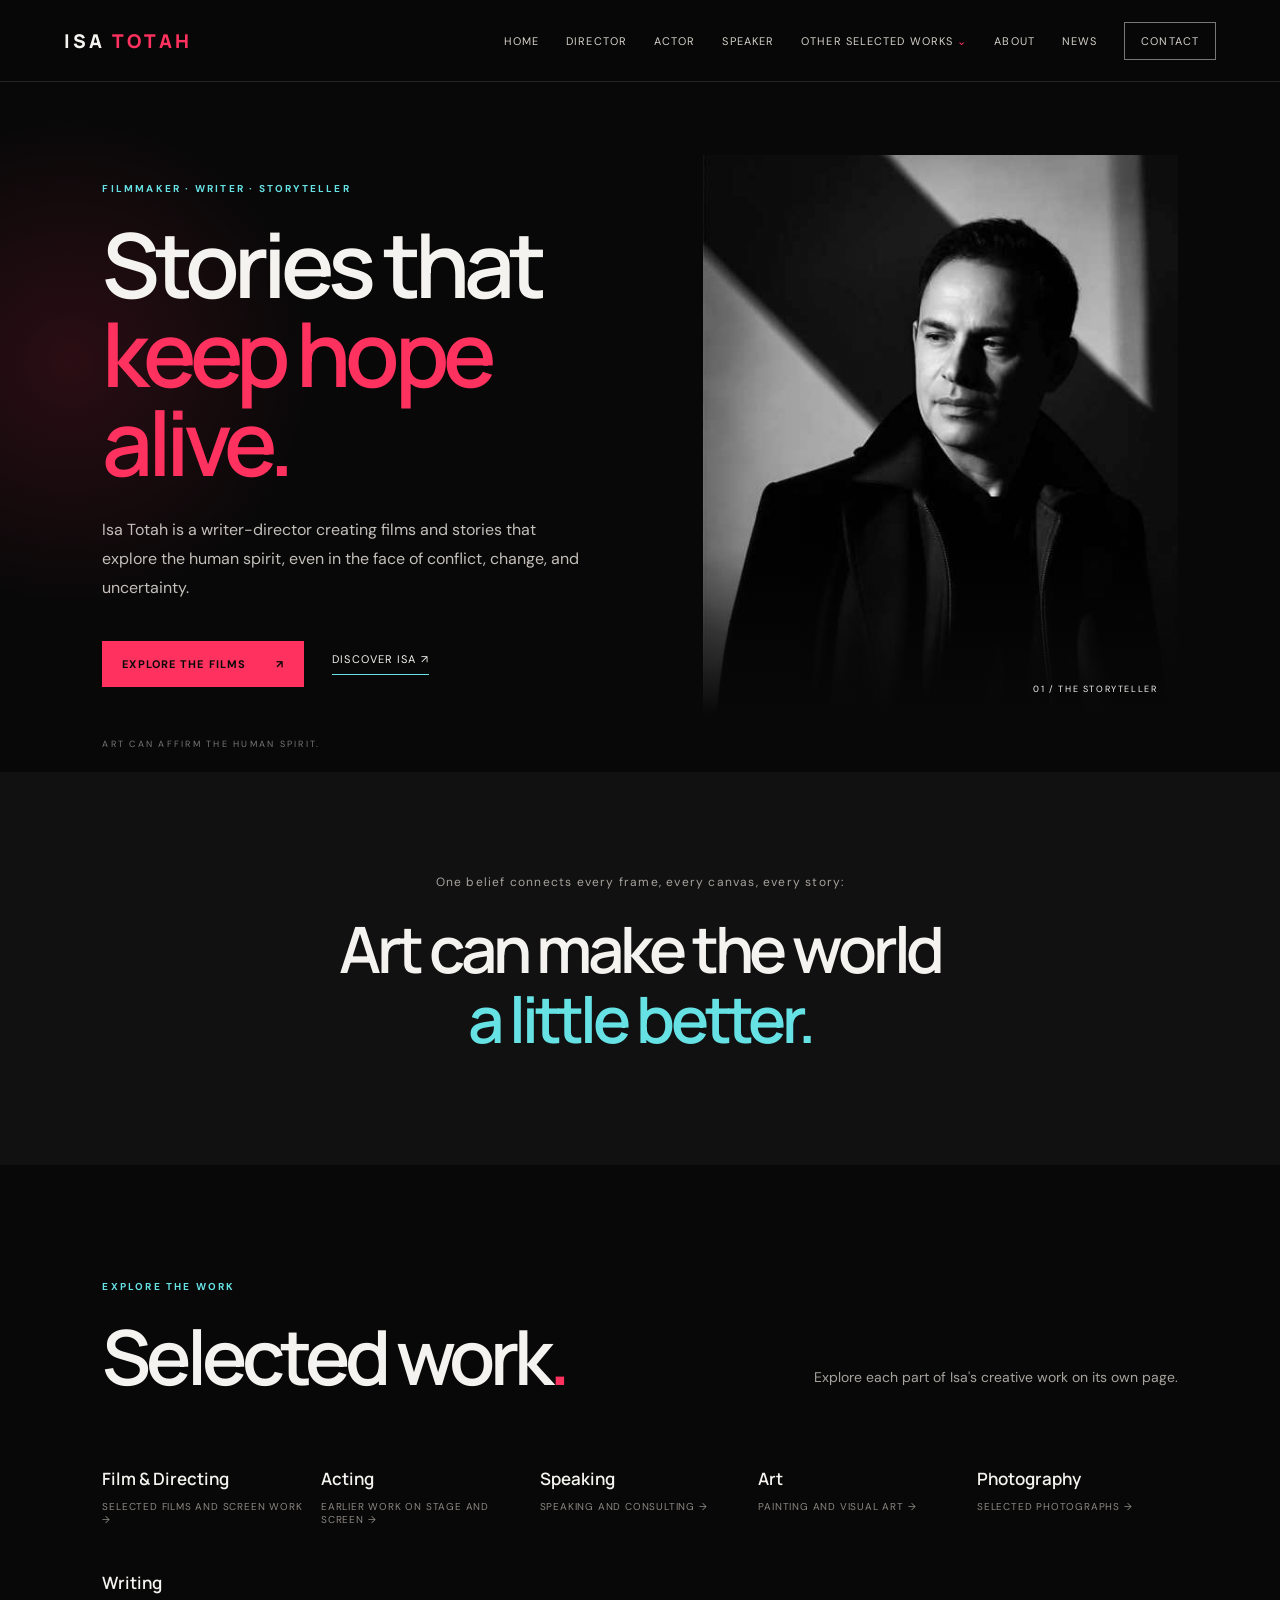
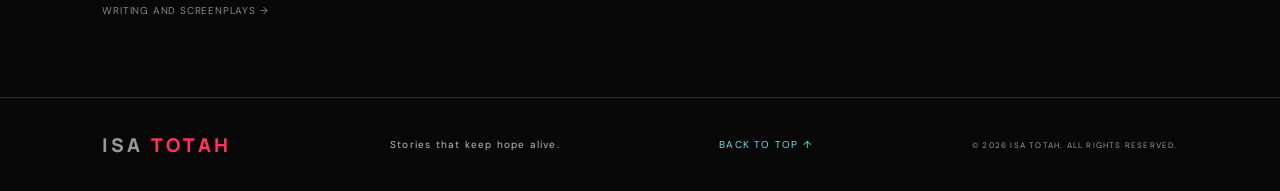
<file: index.html>
<!doctype html>
<html lang="en"><head><meta charset="utf-8"><meta name="viewport" content="width=device-width,initial-scale=1">
<meta name="description" content="Isa Totah is a writer-director creating optimistic stories about conflict, connection, and the human spirit."><meta name="theme-color" content="#080808"><title>Isa Totah | Filmmaker, Writer & Storyteller | Isa Totah</title>
<link rel="preconnect" href="https://fonts.googleapis.com"><link rel="preconnect" href="https://fonts.gstatic.com" crossorigin>
<link href="https://fonts.googleapis.com/css2?family=DM+Sans:wght@400;500;600;700&family=Manrope:wght@400;500;600;700;800&display=swap" rel="stylesheet">
<link rel="stylesheet" href="styles.css"></head><body id="top"><header class="topbar"><a class="wordmark" href="index.html">ISA <span>TOTAH</span></a><button class="menu-toggle" aria-label="Toggle navigation">☰</button><nav id="nav">
<a href="index.html">Home</a><a href="director.html">Director</a><a href="actor.html">Actor</a><a href="speaker.html">Speaker</a>
<div class="navdrop"><a href="art.html">Other Selected Works <i>⌄</i></a><div class="dropdown"><a href="art.html">Art</a><a href="photography.html">Photography</a><a href="writing.html">Writing</a></div></div>
<a href="about.html">About</a><a href="news.html">News</a><a class="contact-link" href="contact.html">Contact</a></nav></header><main><section class="hero" id="home"><div class="hero-copy"><p class="eyebrow">FILMMAKER · WRITER · STORYTELLER</p><h1>Stories that<br/><em>keep hope alive.</em></h1><p class="hero-lede">Isa Totah is a writer-director creating films and stories that explore the human spirit, even in the face of conflict, change, and uncertainty.</p><div class="hero-actions"><a class="btn btn-bright" href="director.html">Explore the films <span>↗</span></a><a class="text-link" href="about.html">Discover Isa <span>↗</span></a></div></div><div class="hero-image"><img alt="Black and white portrait of filmmaker Isa Totah" src="isa-portrait.jpg"/><span class="image-index">01 / THE STORYTELLER</span></div><div class="hero-note">ART CAN AFFIRM THE HUMAN SPIRIT.</div></section><section class="intro-strip"><p>One belief connects every frame, every canvas, every story:</p><h2>Art can make the world<br/><span>a little better.</span></h2></section>
<section class="section selected"><div class="section-head"><div><p class="eyebrow">EXPLORE THE WORK</p><h2>Selected work<span class="accent">.</span></h2></div><p class="section-desc">Explore each part of Isa's creative work on its own page.</p></div>
<div class="poster-grid">
<article class="poster"><a href="director.html"><div><h3>Film & Directing</h3><p>Selected films and screen work →</p></div></a></article>
<article class="poster"><a href="actor.html"><div><h3>Acting</h3><p>Earlier work on stage and screen →</p></div></a></article>
<article class="poster"><a href="speaker.html"><div><h3>Speaking</h3><p>Speaking and consulting →</p></div></a></article>
<article class="poster"><a href="art.html"><div><h3>Art</h3><p>Painting and visual art →</p></div></a></article>
<article class="poster"><a href="photography.html"><div><h3>Photography</h3><p>Selected photographs →</p></div></a></article>
<article class="poster"><a href="writing.html"><div><h3>Writing</h3><p>Writing and screenplays →</p></div></a></article>
</div></section></main>
<footer><a class="wordmark" href="index.html">ISA <span>TOTAH</span></a><p>Stories that keep hope alive.</p><a href="#top">BACK TO TOP ↑</a><small>© <span id="year"></span> ISA TOTAH. ALL RIGHTS RESERVED.</small></footer>
<script src="script.js"></script></body></html>
</file>
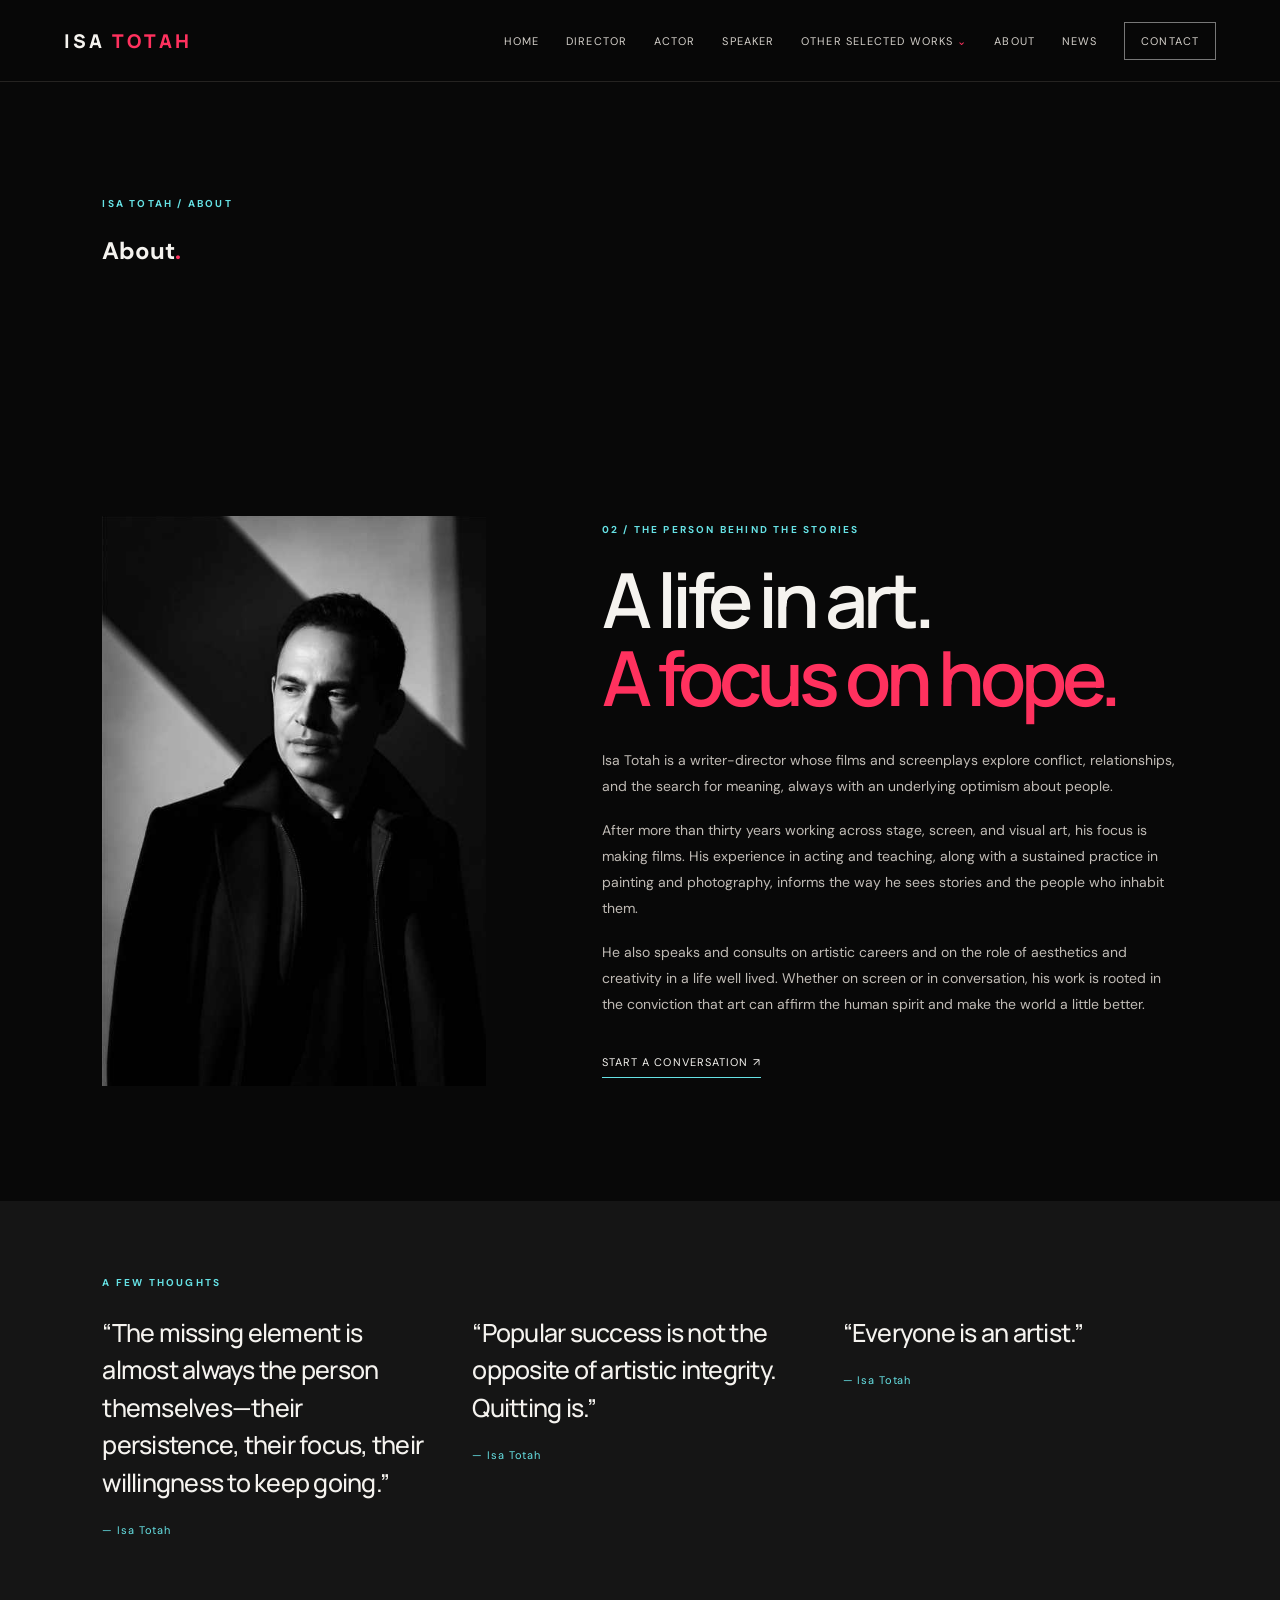
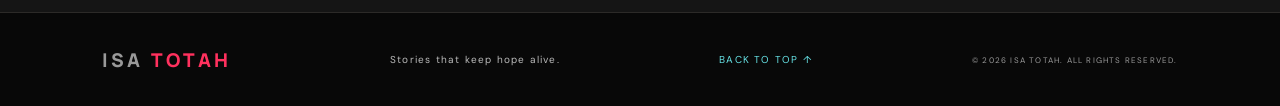
<file: about.html>
<!doctype html>
<html lang="en"><head><meta charset="utf-8"><meta name="viewport" content="width=device-width,initial-scale=1">
<meta name="description" content="Learn about Isa Totah, his creative background, and his approach to storytelling."><meta name="theme-color" content="#080808"><title>About | Isa Totah</title>
<link rel="preconnect" href="https://fonts.googleapis.com"><link rel="preconnect" href="https://fonts.gstatic.com" crossorigin>
<link href="https://fonts.googleapis.com/css2?family=DM+Sans:wght@400;500;600;700&family=Manrope:wght@400;500;600;700;800&display=swap" rel="stylesheet">
<link rel="stylesheet" href="styles.css"></head><body id="top"><header class="topbar"><a class="wordmark" href="index.html">ISA <span>TOTAH</span></a><button class="menu-toggle" aria-label="Toggle navigation">☰</button><nav id="nav">
<a href="index.html">Home</a><a href="director.html">Director</a><a href="actor.html">Actor</a><a href="speaker.html">Speaker</a>
<div class="navdrop"><a href="art.html">Other Selected Works <i>⌄</i></a><div class="dropdown"><a href="art.html">Art</a><a href="photography.html">Photography</a><a href="writing.html">Writing</a></div></div>
<a href="about.html">About</a><a href="news.html">News</a><a class="contact-link" href="contact.html">Contact</a></nav></header><main><section class="section"><p class="eyebrow">ISA TOTAH / ABOUT</p><h1>About<span class="accent">.</span></h1></section><section class="section about" id="about"><div class="about-photo"><img alt="Isa Totah portrait" src="isa-portrait.jpg"/></div><div class="about-copy"><p class="eyebrow">02 / THE PERSON BEHIND THE STORIES</p><h2>A life in art.<br/><em>A focus on hope.</em></h2><p>Isa Totah is a writer-director whose films and screenplays explore conflict, relationships, and the search for meaning, always with an underlying optimism about people.</p><p>After more than thirty years working across stage, screen, and visual art, his focus is making films. His experience in acting and teaching, along with a sustained practice in painting and photography, informs the way he sees stories and the people who inhabit them.</p><p>He also speaks and consults on artistic careers and on the role of aesthetics and creativity in a life well lived. Whether on screen or in conversation, his work is rooted in the conviction that art can affirm the human spirit and make the world a little better.</p><a class="text-link" href="#contact">Start a conversation ↗</a></div></section><section class="quotes"><p class="eyebrow">A FEW THOUGHTS</p><div class="quote-grid"><blockquote>“The missing element is almost always the person themselves—their persistence, their focus, their willingness to keep going.”<cite>— Isa Totah</cite></blockquote><blockquote>“Popular success is not the opposite of artistic integrity. Quitting is.”<cite>— Isa Totah</cite></blockquote><blockquote>“Everyone is an artist.”<cite>— Isa Totah</cite></blockquote></div></section></main>
<footer><a class="wordmark" href="index.html">ISA <span>TOTAH</span></a><p>Stories that keep hope alive.</p><a href="#top">BACK TO TOP ↑</a><small>© <span id="year"></span> ISA TOTAH. ALL RIGHTS RESERVED.</small></footer>
<script src="script.js"></script></body></html>
</file>
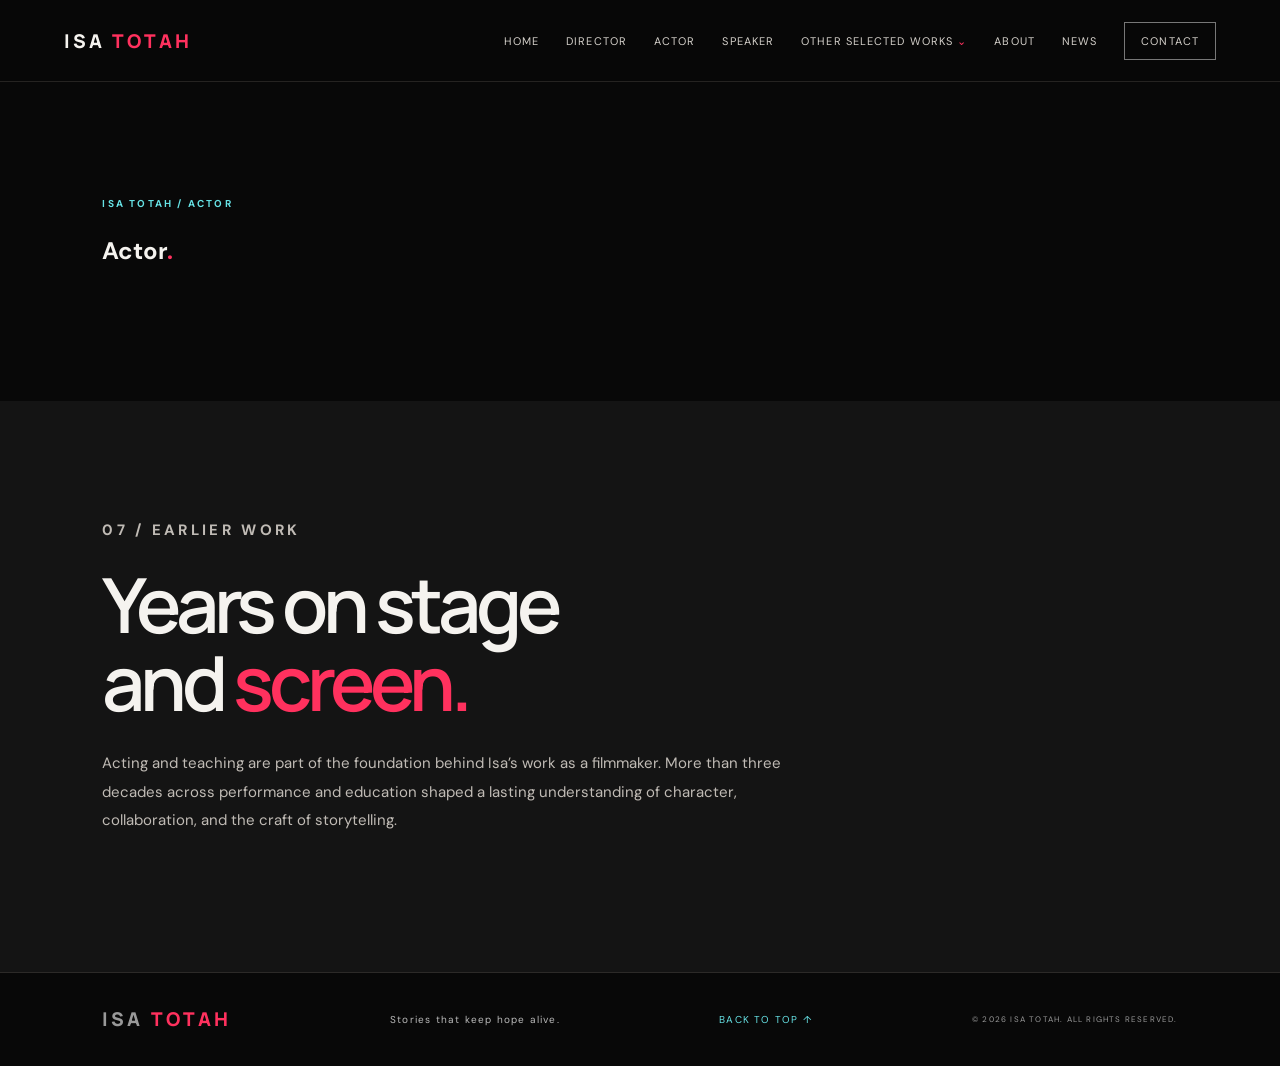
<file: actor.html>
<!doctype html>
<html lang="en"><head><meta charset="utf-8"><meta name="viewport" content="width=device-width,initial-scale=1">
<meta name="description" content="Explore Isa Totah’s earlier acting work across stage and screen."><meta name="theme-color" content="#080808"><title>Actor | Isa Totah</title>
<link rel="preconnect" href="https://fonts.googleapis.com"><link rel="preconnect" href="https://fonts.gstatic.com" crossorigin>
<link href="https://fonts.googleapis.com/css2?family=DM+Sans:wght@400;500;600;700&family=Manrope:wght@400;500;600;700;800&display=swap" rel="stylesheet">
<link rel="stylesheet" href="styles.css"></head><body id="top"><header class="topbar"><a class="wordmark" href="index.html">ISA <span>TOTAH</span></a><button class="menu-toggle" aria-label="Toggle navigation">☰</button><nav id="nav">
<a href="index.html">Home</a><a href="director.html">Director</a><a href="actor.html">Actor</a><a href="speaker.html">Speaker</a>
<div class="navdrop"><a href="art.html">Other Selected Works <i>⌄</i></a><div class="dropdown"><a href="art.html">Art</a><a href="photography.html">Photography</a><a href="writing.html">Writing</a></div></div>
<a href="about.html">About</a><a href="news.html">News</a><a class="contact-link" href="contact.html">Contact</a></nav></header><main><section class="section"><p class="eyebrow">ISA TOTAH / ACTOR</p><h1>Actor<span class="accent">.</span></h1></section><section class="section actor" id="actor"><p class="eyebrow">07 / EARLIER WORK</p><h2>Years on stage<br/>and <em>screen.</em></h2><p>Acting and teaching are part of the foundation behind Isa’s work as a filmmaker. More than three decades across performance and education shaped a lasting understanding of character, collaboration, and the craft of storytelling.</p></section></main>
<footer><a class="wordmark" href="index.html">ISA <span>TOTAH</span></a><p>Stories that keep hope alive.</p><a href="#top">BACK TO TOP ↑</a><small>© <span id="year"></span> ISA TOTAH. ALL RIGHTS RESERVED.</small></footer>
<script src="script.js"></script></body></html>
</file>
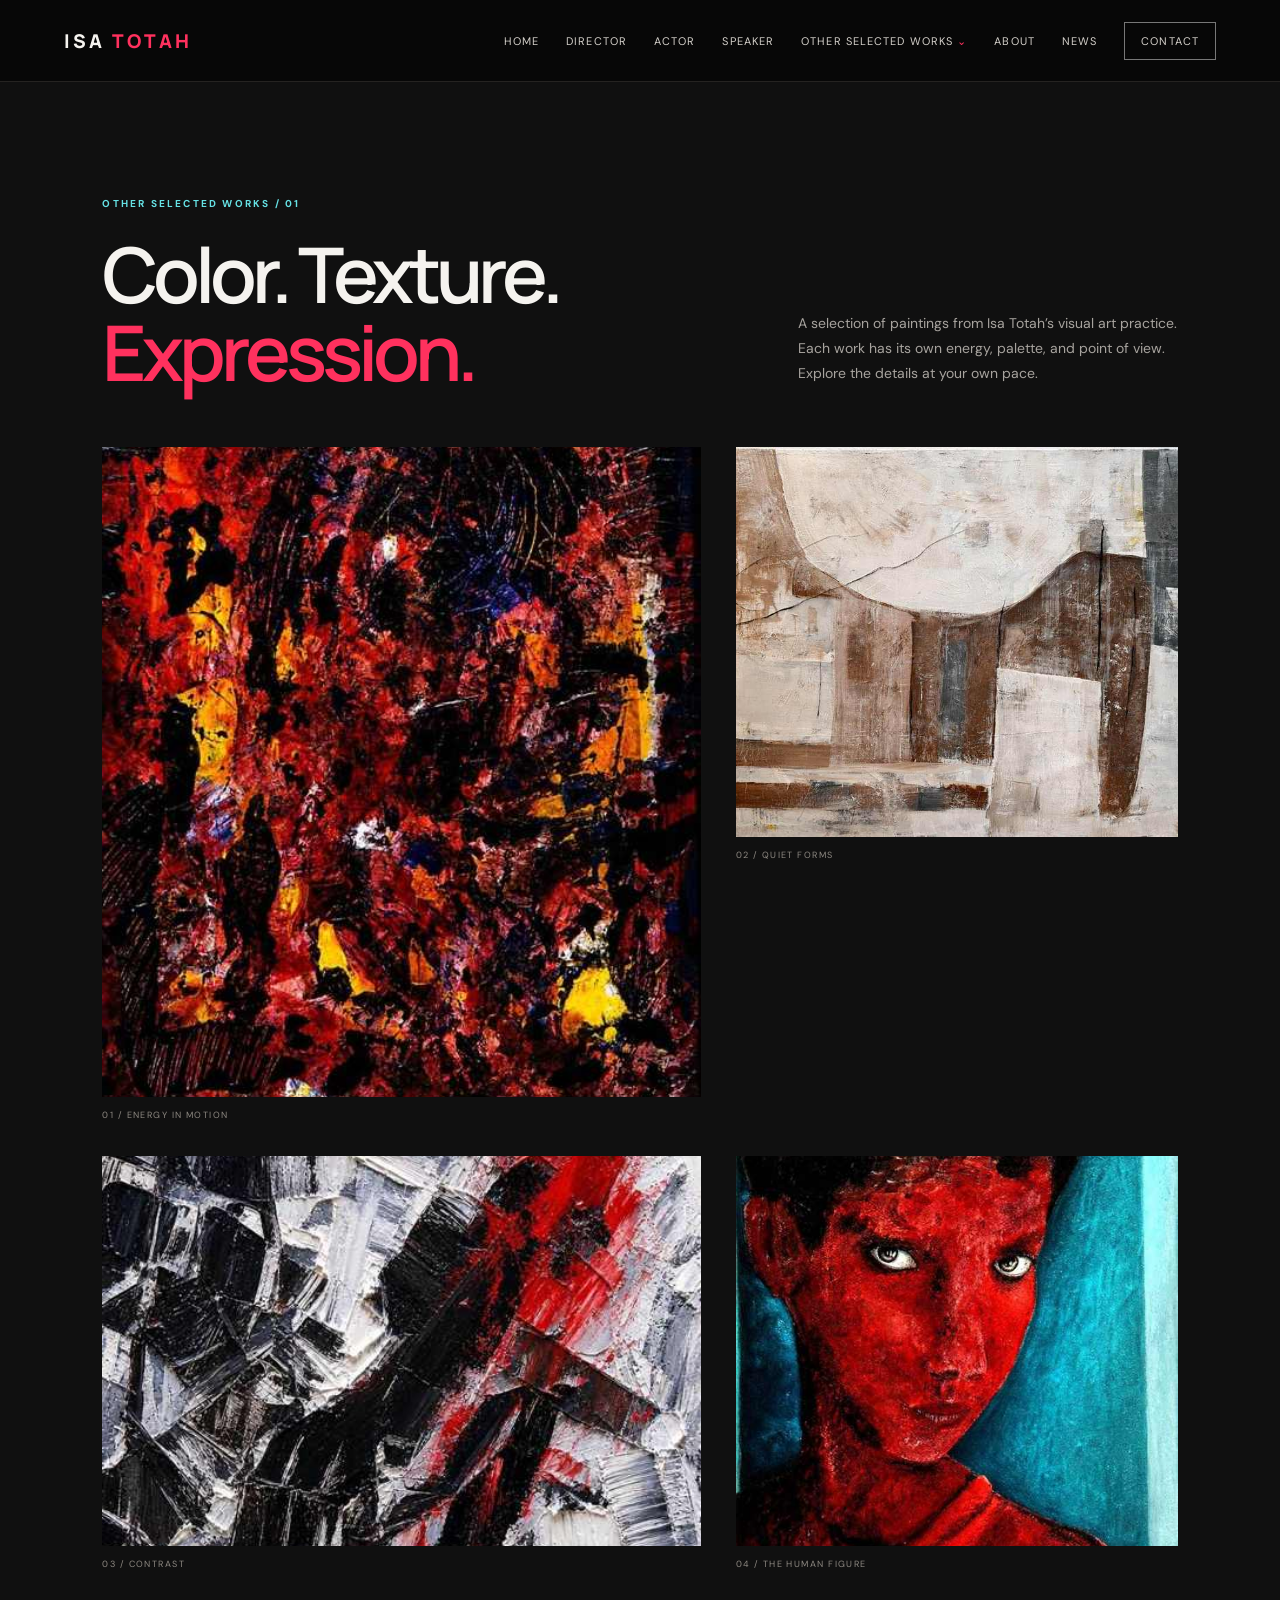
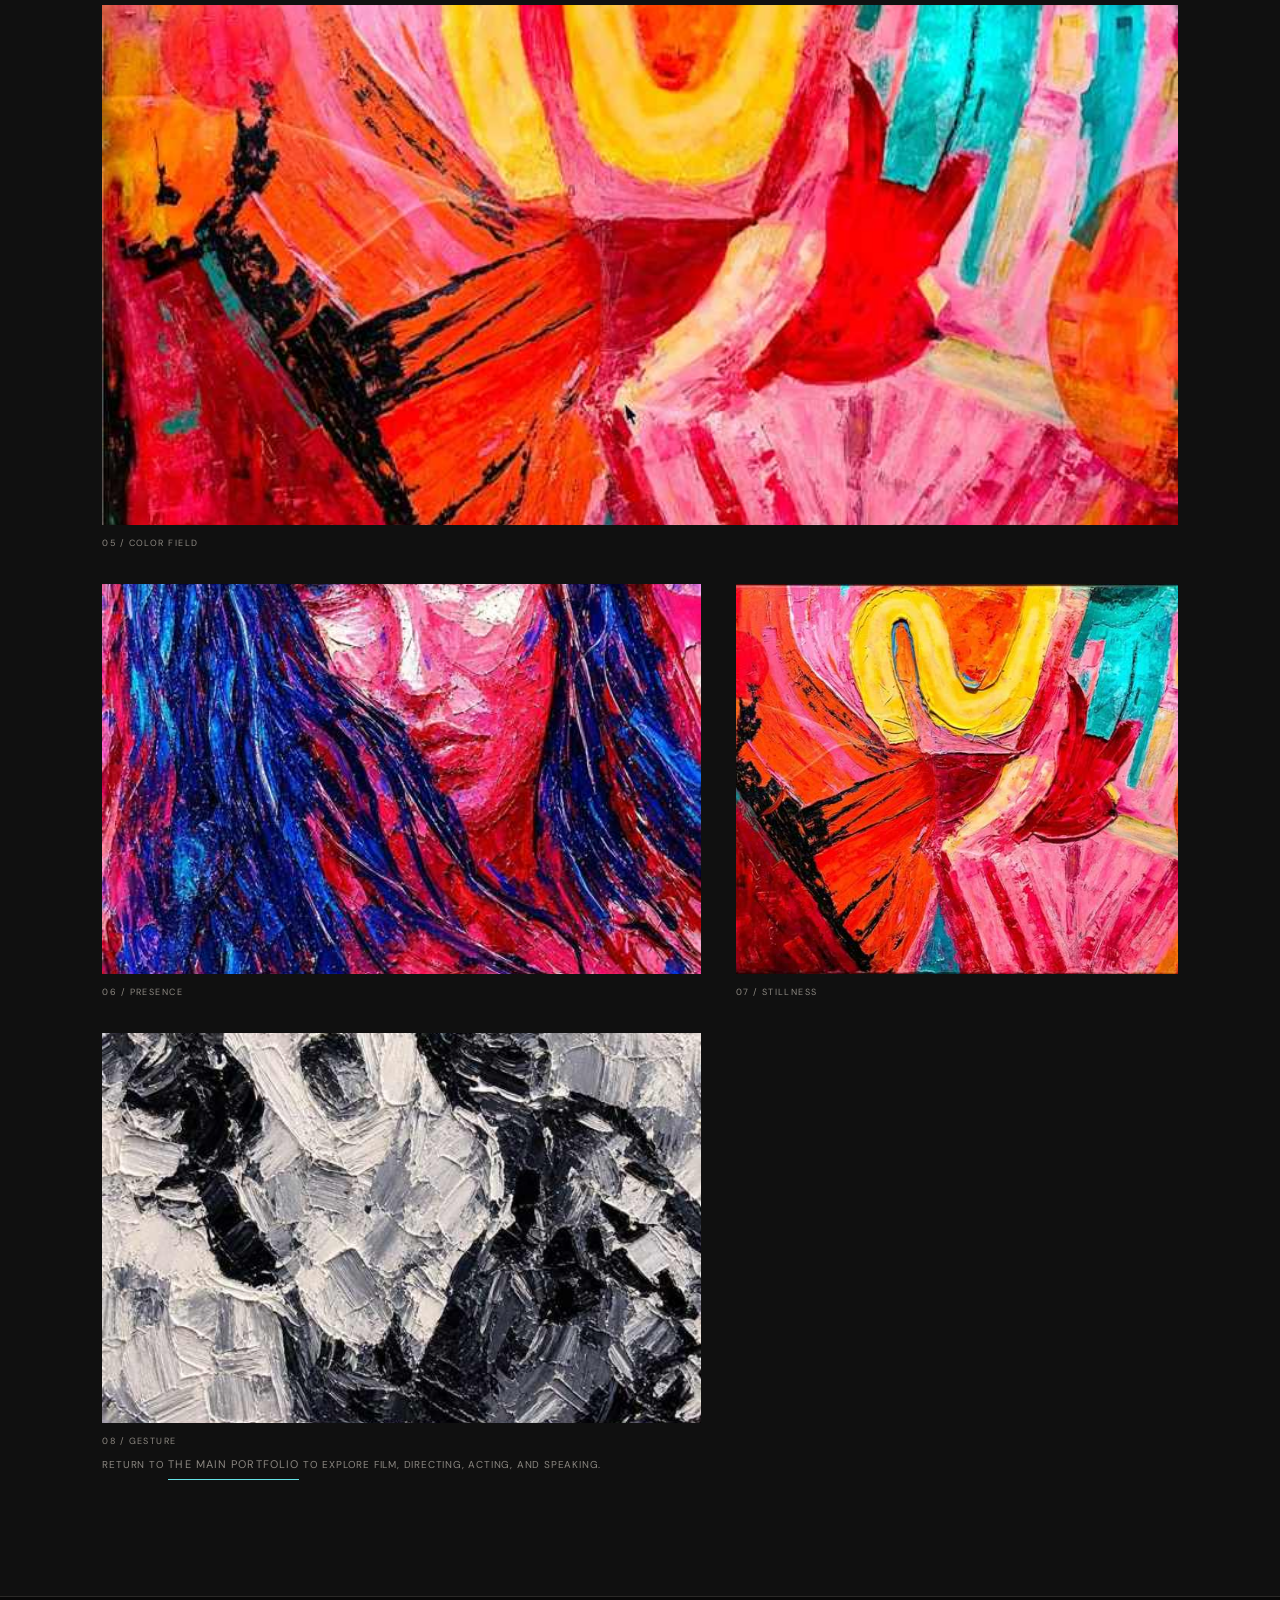
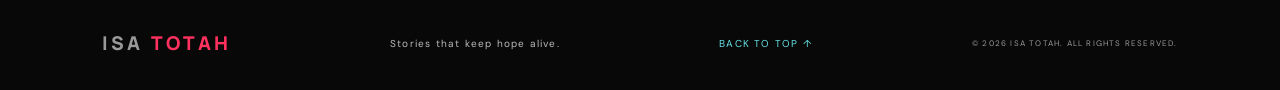
<file: art.html>
<!doctype html><html lang="en"><head><meta charset="utf-8"><meta name="viewport" content="width=device-width,initial-scale=1"><meta name="theme-color" content="#080808"><link rel="preconnect" href="https://fonts.googleapis.com"><link rel="preconnect" href="https://fonts.gstatic.com" crossorigin><link href="https://fonts.googleapis.com/css2?family=DM+Sans:wght@400;500;600;700&family=Manrope:wght@400;500;600;700;800&display=swap" rel="stylesheet"><link rel="stylesheet" href="styles.css"></head><body id="top"><meta name="description" content="Explore selected paintings and visual artwork by filmmaker and artist Isa Totah."><title>Art & Painting | Isa Totah</title></head><body id="top"><header class="topbar"><a class="wordmark" href="index.html">ISA <span>TOTAH</span></a><button class="menu-toggle" aria-label="Toggle navigation">☰</button><nav id="nav"><a href="index.html">Home</a><a href="director.html">Director</a><a href="actor.html">Actor</a><a href="speaker.html">Speaker</a><div class="navdrop"><a href="art.html">Other Selected Works <i>⌄</i></a><div class="dropdown"><a href="art.html">Art</a><a href="photography.html">Photography</a><a href="writing.html">Writing</a></div></div><a href="about.html">About</a><a href="news.html">News</a><a class="contact-link" href="contact.html">Contact</a></nav></header><main><section class="section art-gallery"><div class="section-head"><div><p class="eyebrow">OTHER SELECTED WORKS / 01</p><h1 class="page-title">Color. Texture.<br><em>Expression.</em></h1></div><p class="section-desc">A selection of paintings from Isa Totah’s visual art practice. Each work has its own energy, palette, and point of view. Explore the details at your own pace.</p></div><div class="art-grid"><figure class="art-large"><img src="art-1.jpg" alt="Abstract painting in red, orange, and black"><figcaption>01 / Energy in motion</figcaption></figure><figure><img src="art-2.jpg" alt="Textured abstract painting in earth tones"><figcaption>02 / Quiet forms</figcaption></figure><figure><img src="art-3.jpg" alt="Abstract painting in black, white, and red"><figcaption>03 / Contrast</figcaption></figure><figure><img src="art-4.jpg" alt="Expressive red and turquoise portrait painting"><figcaption>04 / The human figure</figcaption></figure><figure class="art-wide"><img src="art-5.jpg" alt="Bright expressive abstract painting"><figcaption>05 / Color field</figcaption></figure><figure><img src="art-6.jpg" alt="Blue and pink expressive portrait painting"><figcaption>06 / Presence</figcaption></figure><figure><img src="art-7.jpg" alt="Neutral abstract painting with layered texture"><figcaption>07 / Stillness</figcaption></figure><figure><img src="art-8.jpg" alt="Black and white expressive portrait painting"><figcaption>08 / Gesture</figcaption></figure></div><p class="small-note">Return to <a class="text-link" href="index.html">the main portfolio</a> to explore film, directing, acting, and speaking.</p></section></main><footer><a class="wordmark" href="index.html">ISA <span>TOTAH</span></a><p>Stories that keep hope alive.</p><a href="#top">BACK TO TOP ↑</a><small>© <span id="year"></span> ISA TOTAH. ALL RIGHTS RESERVED.</small></footer><script src="script.js"></script></body></html>
</file>
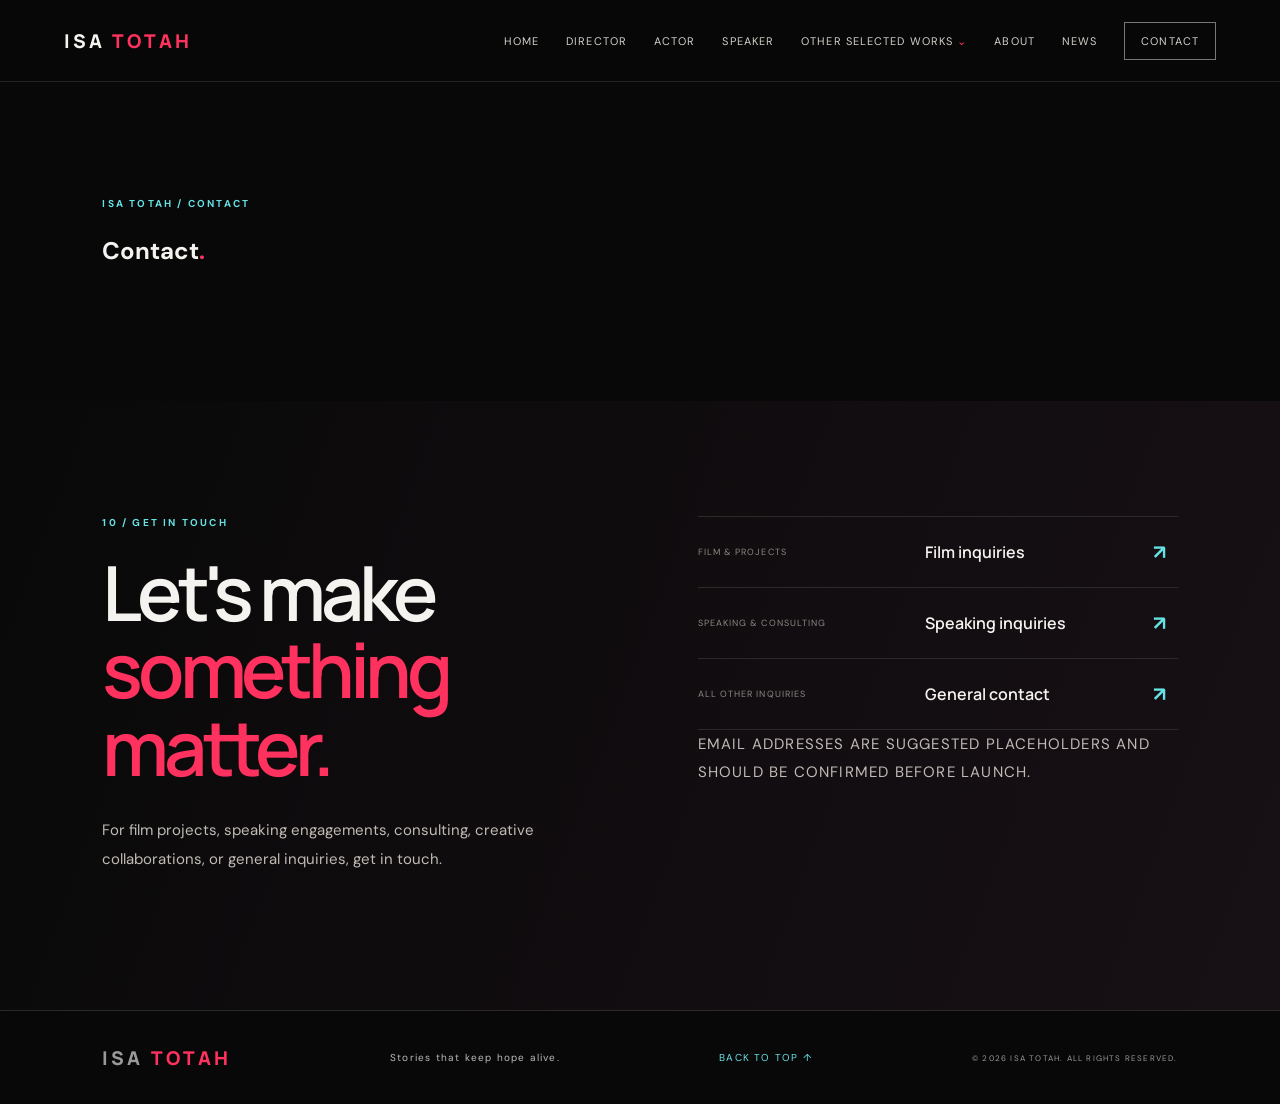
<file: contact.html>
<!doctype html>
<html lang="en"><head><meta charset="utf-8"><meta name="viewport" content="width=device-width,initial-scale=1">
<meta name="description" content="Contact Isa Totah about film projects, speaking engagements, consulting, and creative collaborations."><meta name="theme-color" content="#080808"><title>Contact | Isa Totah</title>
<link rel="preconnect" href="https://fonts.googleapis.com"><link rel="preconnect" href="https://fonts.gstatic.com" crossorigin>
<link href="https://fonts.googleapis.com/css2?family=DM+Sans:wght@400;500;600;700&family=Manrope:wght@400;500;600;700;800&display=swap" rel="stylesheet">
<link rel="stylesheet" href="styles.css"></head><body id="top"><header class="topbar"><a class="wordmark" href="index.html">ISA <span>TOTAH</span></a><button class="menu-toggle" aria-label="Toggle navigation">☰</button><nav id="nav">
<a href="index.html">Home</a><a href="director.html">Director</a><a href="actor.html">Actor</a><a href="speaker.html">Speaker</a>
<div class="navdrop"><a href="art.html">Other Selected Works <i>⌄</i></a><div class="dropdown"><a href="art.html">Art</a><a href="photography.html">Photography</a><a href="writing.html">Writing</a></div></div>
<a href="about.html">About</a><a href="news.html">News</a><a class="contact-link" href="contact.html">Contact</a></nav></header><main><section class="section"><p class="eyebrow">ISA TOTAH / CONTACT</p><h1>Contact<span class="accent">.</span></h1></section><section class="contact section" id="contact"><div><p class="eyebrow">10 / GET IN TOUCH</p><h2>Let's make<br/><em>something matter.</em></h2><p>For film projects, speaking engagements, consulting, creative collaborations, or general inquiries, get in touch.</p></div><div class="contact-options"><a href="mailto:film@isatotah.com"><span>FILM &amp; PROJECTS</span><strong>Film inquiries</strong><b>↗</b></a><a href="mailto:speaking@isatotah.com"><span>SPEAKING &amp; CONSULTING</span><strong>Speaking inquiries</strong><b>↗</b></a><a href="mailto:hello@isatotah.com"><span>ALL OTHER INQUIRIES</span><strong>General contact</strong><b>↗</b></a><p class="small-note">Email addresses are suggested placeholders and should be confirmed before launch.</p></div></section></main>
<footer><a class="wordmark" href="index.html">ISA <span>TOTAH</span></a><p>Stories that keep hope alive.</p><a href="#top">BACK TO TOP ↑</a><small>© <span id="year"></span> ISA TOTAH. ALL RIGHTS RESERVED.</small></footer>
<script src="script.js"></script></body></html>
</file>
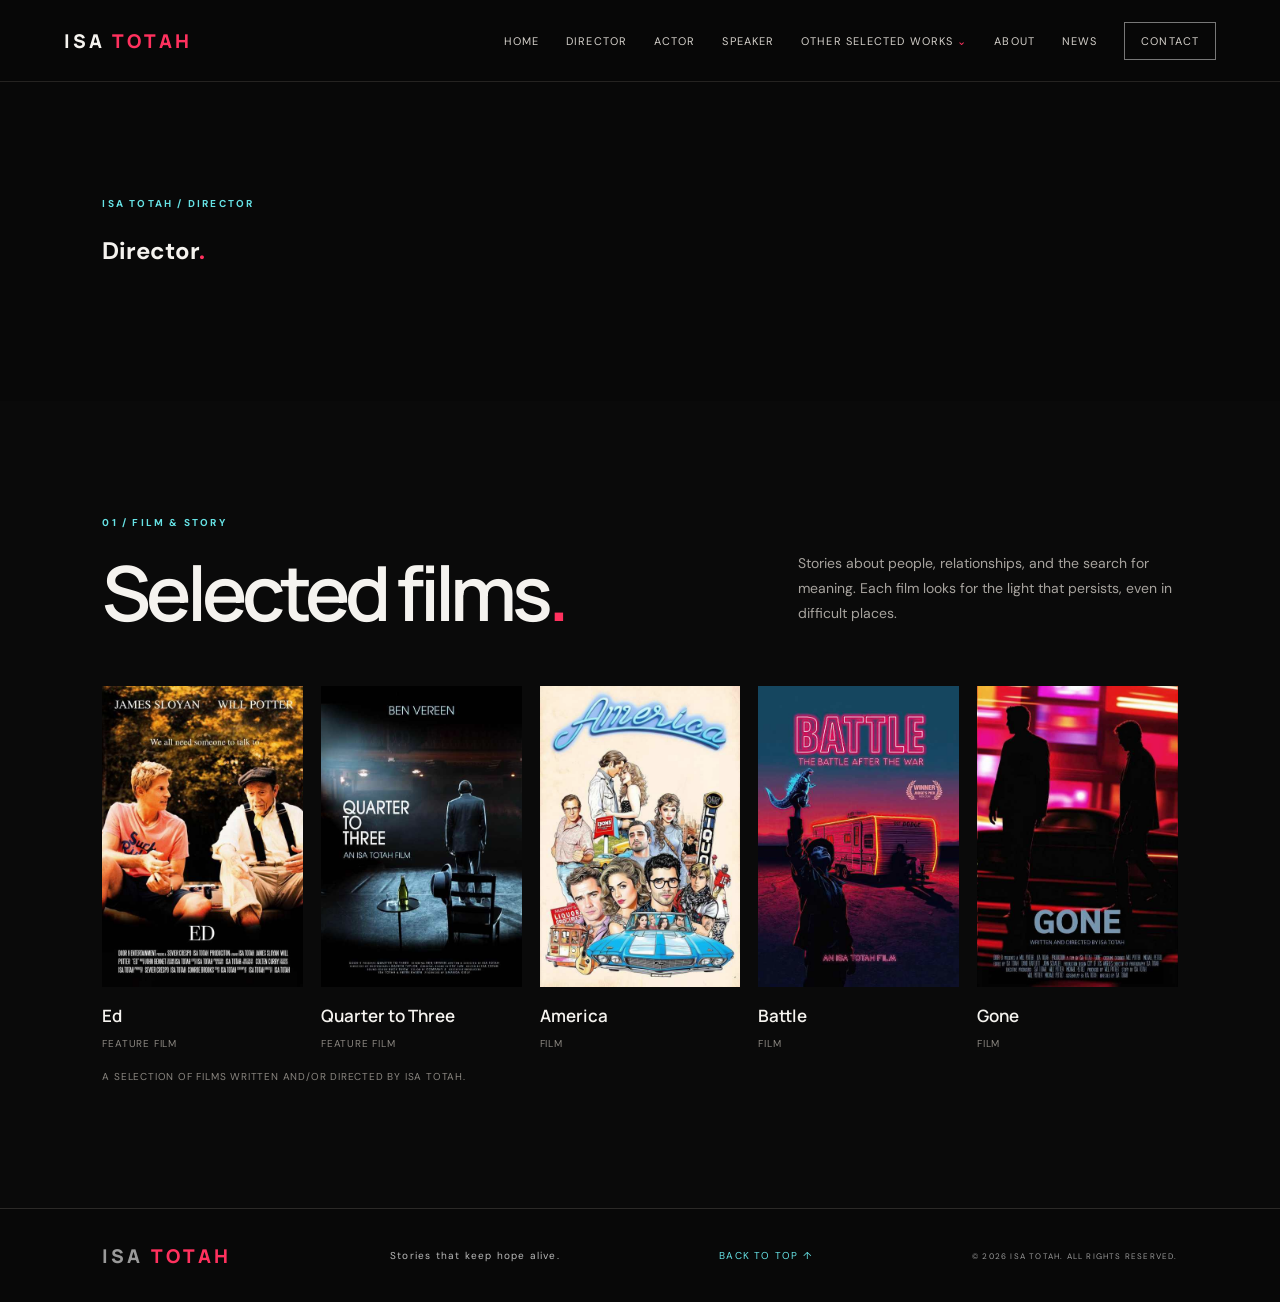
<file: director.html>
<!doctype html>
<html lang="en"><head><meta charset="utf-8"><meta name="viewport" content="width=device-width,initial-scale=1">
<meta name="description" content="Film and directing work by Isa Totah, including selected films and stories."><meta name="theme-color" content="#080808"><title>Director | Isa Totah</title>
<link rel="preconnect" href="https://fonts.googleapis.com"><link rel="preconnect" href="https://fonts.gstatic.com" crossorigin>
<link href="https://fonts.googleapis.com/css2?family=DM+Sans:wght@400;500;600;700&family=Manrope:wght@400;500;600;700;800&display=swap" rel="stylesheet">
<link rel="stylesheet" href="styles.css"></head><body id="top"><header class="topbar"><a class="wordmark" href="index.html">ISA <span>TOTAH</span></a><button class="menu-toggle" aria-label="Toggle navigation">☰</button><nav id="nav">
<a href="index.html">Home</a><a href="director.html">Director</a><a href="actor.html">Actor</a><a href="speaker.html">Speaker</a>
<div class="navdrop"><a href="art.html">Other Selected Works <i>⌄</i></a><div class="dropdown"><a href="art.html">Art</a><a href="photography.html">Photography</a><a href="writing.html">Writing</a></div></div>
<a href="about.html">About</a><a href="news.html">News</a><a class="contact-link" href="contact.html">Contact</a></nav></header><main><section class="section"><p class="eyebrow">ISA TOTAH / DIRECTOR</p><h1>Director<span class="accent">.</span></h1></section><section class="section films" id="director"><div class="section-head"><div><p class="eyebrow">01 / FILM &amp; STORY</p><h2>Selected films<span class="accent">.</span></h2></div><p class="section-desc">Stories about people, relationships, and the search for meaning. Each film looks for the light that persists, even in difficult places.</p></div><div class="poster-grid"><article class="poster"><img alt="Ed film poster" src="film-ed.jpg"/><div><h3>Ed</h3><p>Feature Film</p></div></article><article class="poster"><img alt="Quarter to Three film poster" src="film-quarter-to-three.jpg"/><div><h3>Quarter to Three</h3><p>Feature Film</p></div></article><article class="poster"><img alt="America film poster" src="film-america.jpg"/><div><h3>America</h3><p>Film</p></div></article><article class="poster"><img alt="Battle: The Battle After the War film poster" src="film-battle.jpg"/><div><h3>Battle</h3><p>Film</p></div></article><article class="poster"><img alt="Gone film poster" src="film-gone.jpg"/><div><h3>Gone</h3><p>Film</p></div></article></div><p class="small-note">A selection of films written and/or directed by Isa Totah.</p></section></main>
<footer><a class="wordmark" href="index.html">ISA <span>TOTAH</span></a><p>Stories that keep hope alive.</p><a href="#top">BACK TO TOP ↑</a><small>© <span id="year"></span> ISA TOTAH. ALL RIGHTS RESERVED.</small></footer>
<script src="script.js"></script></body></html>
</file>
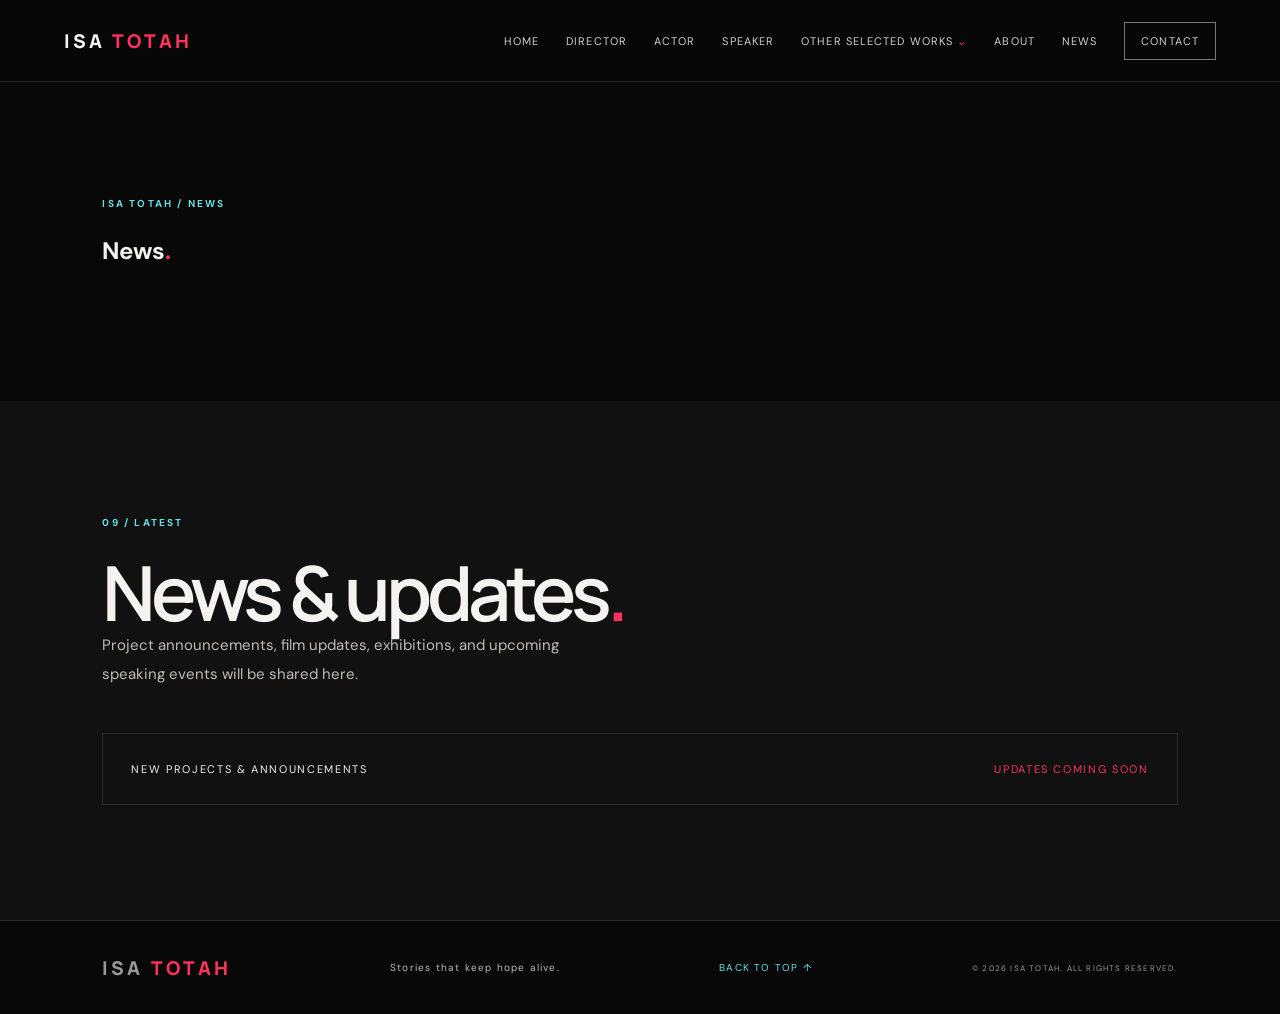
<file: news.html>
<!doctype html>
<html lang="en"><head><meta charset="utf-8"><meta name="viewport" content="width=device-width,initial-scale=1">
<meta name="description" content="Updates and announcements about Isa Totah’s films, projects, exhibitions, and speaking events."><meta name="theme-color" content="#080808"><title>News | Isa Totah</title>
<link rel="preconnect" href="https://fonts.googleapis.com"><link rel="preconnect" href="https://fonts.gstatic.com" crossorigin>
<link href="https://fonts.googleapis.com/css2?family=DM+Sans:wght@400;500;600;700&family=Manrope:wght@400;500;600;700;800&display=swap" rel="stylesheet">
<link rel="stylesheet" href="styles.css"></head><body id="top"><header class="topbar"><a class="wordmark" href="index.html">ISA <span>TOTAH</span></a><button class="menu-toggle" aria-label="Toggle navigation">☰</button><nav id="nav">
<a href="index.html">Home</a><a href="director.html">Director</a><a href="actor.html">Actor</a><a href="speaker.html">Speaker</a>
<div class="navdrop"><a href="art.html">Other Selected Works <i>⌄</i></a><div class="dropdown"><a href="art.html">Art</a><a href="photography.html">Photography</a><a href="writing.html">Writing</a></div></div>
<a href="about.html">About</a><a href="news.html">News</a><a class="contact-link" href="contact.html">Contact</a></nav></header><main><section class="section"><p class="eyebrow">ISA TOTAH / NEWS</p><h1>News<span class="accent">.</span></h1></section><section class="section news" id="news"><p class="eyebrow">09 / LATEST</p><h2>News &amp; updates<span class="accent">.</span></h2><p>Project announcements, film updates, exhibitions, and upcoming speaking events will be shared here.</p><div class="news-placeholder">NEW PROJECTS &amp; ANNOUNCEMENTS <span>UPDATES COMING SOON</span></div></section></main>
<footer><a class="wordmark" href="index.html">ISA <span>TOTAH</span></a><p>Stories that keep hope alive.</p><a href="#top">BACK TO TOP ↑</a><small>© <span id="year"></span> ISA TOTAH. ALL RIGHTS RESERVED.</small></footer>
<script src="script.js"></script></body></html>
</file>
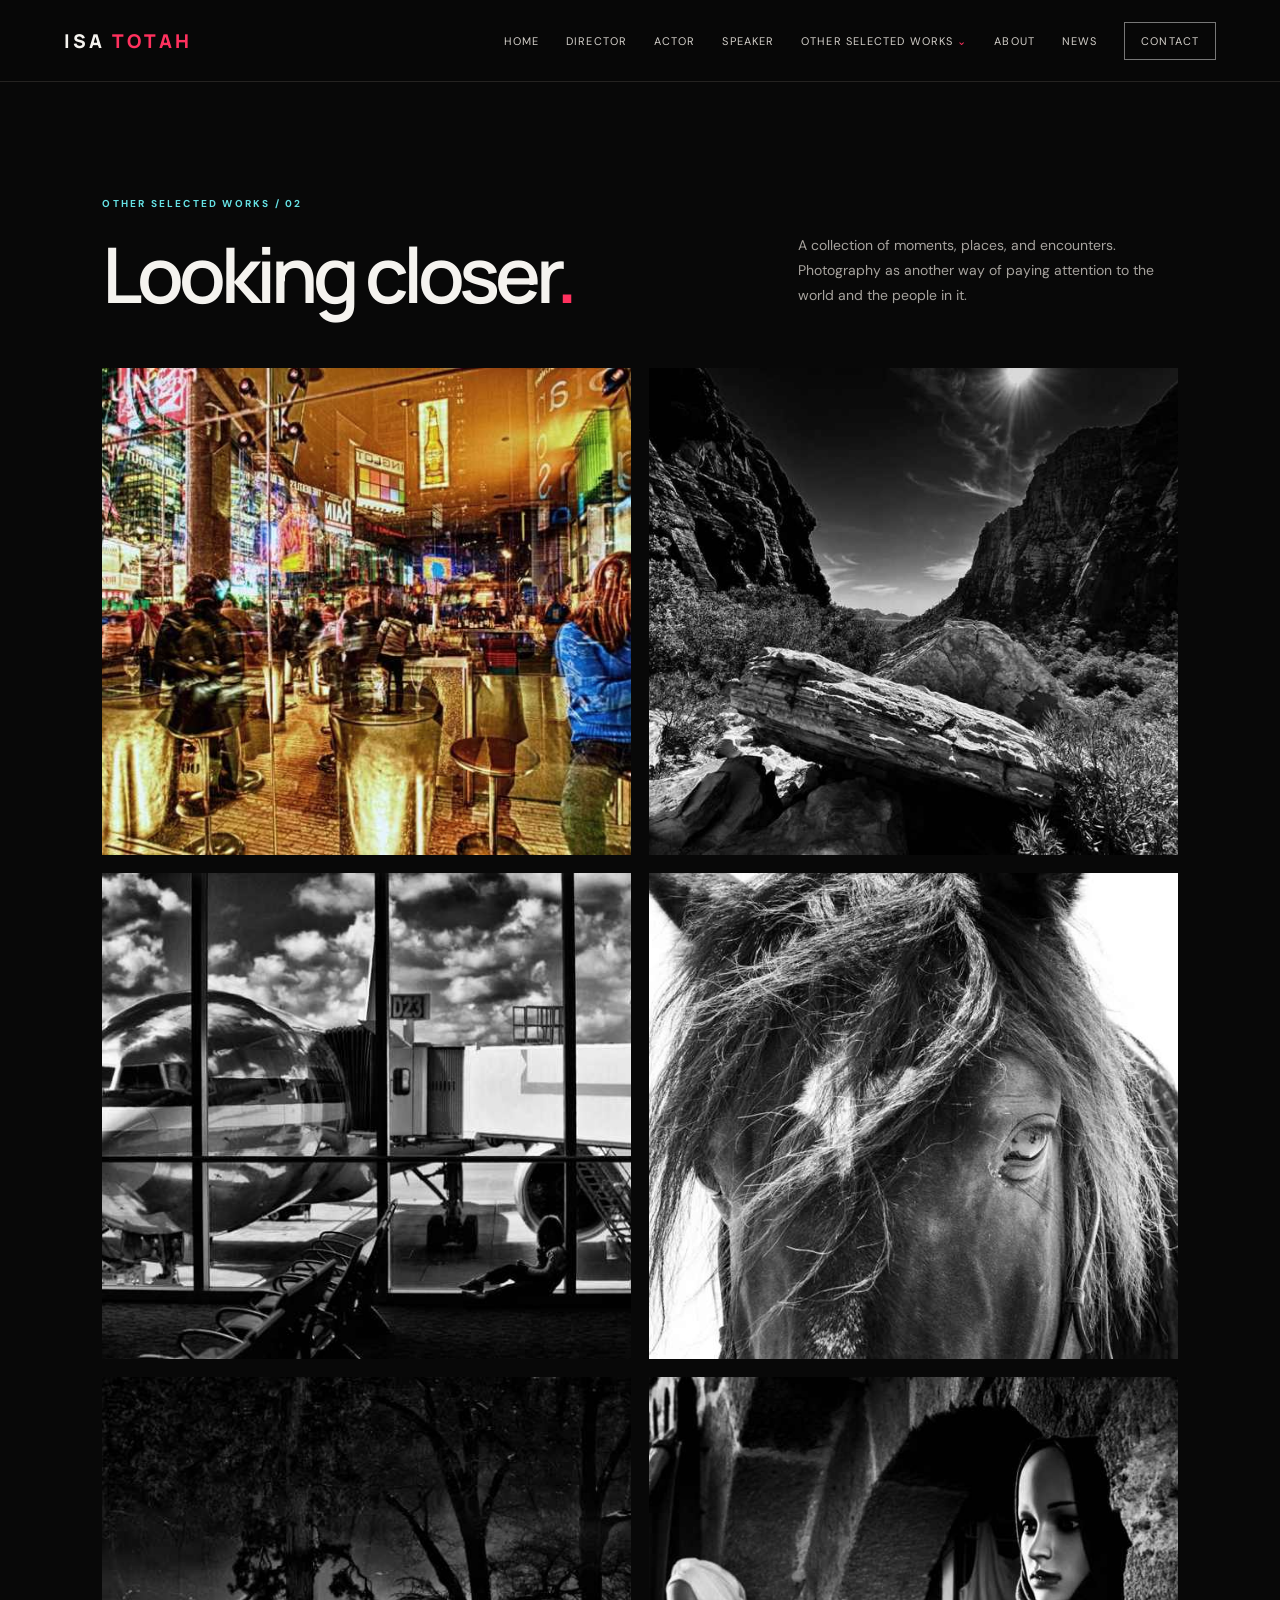
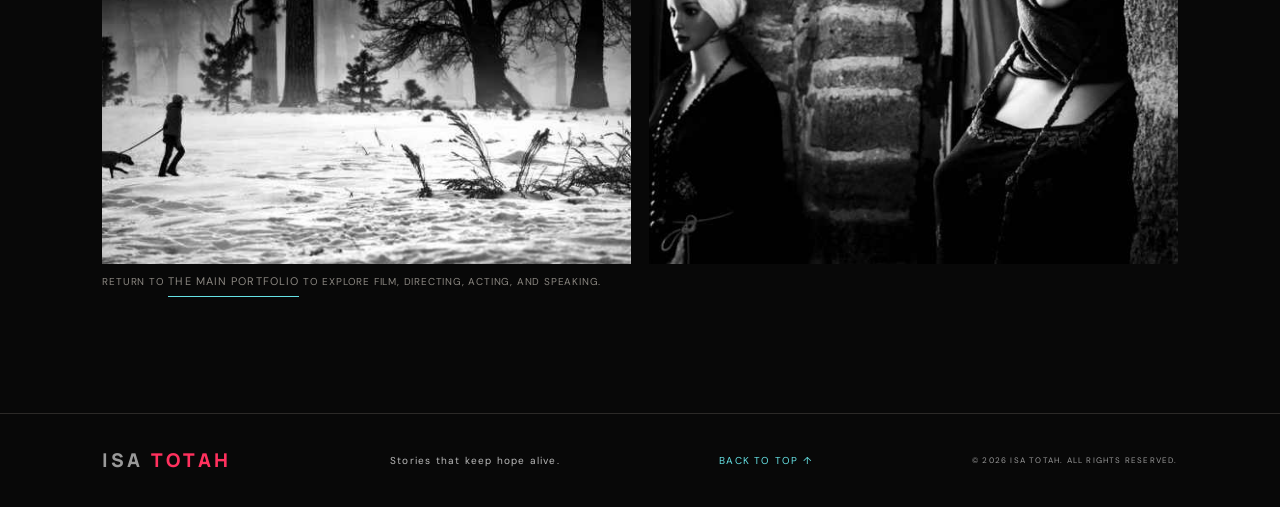
<file: photography.html>
<!doctype html><html lang="en"><head><meta charset="utf-8"><meta name="viewport" content="width=device-width,initial-scale=1"><meta name="theme-color" content="#080808"><link rel="preconnect" href="https://fonts.googleapis.com"><link rel="preconnect" href="https://fonts.gstatic.com" crossorigin><link href="https://fonts.googleapis.com/css2?family=DM+Sans:wght@400;500;600;700&family=Manrope:wght@400;500;600;700;800&display=swap" rel="stylesheet"><link rel="stylesheet" href="styles.css"></head><body id="top"><meta name="description" content="Explore selected photography by Isa Totah, including places, people, and moments."><title>Photography | Isa Totah</title></head><body id="top"><header class="topbar"><a class="wordmark" href="index.html">ISA <span>TOTAH</span></a><button class="menu-toggle" aria-label="Toggle navigation">☰</button><nav id="nav"><a href="index.html">Home</a><a href="director.html">Director</a><a href="actor.html">Actor</a><a href="speaker.html">Speaker</a><div class="navdrop"><a href="art.html">Other Selected Works <i>⌄</i></a><div class="dropdown"><a href="art.html">Art</a><a href="photography.html">Photography</a><a href="writing.html">Writing</a></div></div><a href="about.html">About</a><a href="news.html">News</a><a class="contact-link" href="contact.html">Contact</a></nav></header><main><section class="section photography"><div class="section-head"><div><p class="eyebrow">OTHER SELECTED WORKS / 02</p><h1 class="page-title">Looking closer<span class="accent">.</span></h1></div><p class="section-desc">A collection of moments, places, and encounters. Photography as another way of paying attention to the world and the people in it.</p></div><div class="photo-grid photo-grid-large"><img src="photo-1.jpg" alt="Colorful city street at night"><img src="photo-2.jpg" alt="Black and white mountain landscape"><img src="photo-3.jpg" alt="Airplane seen through airport windows"><img src="photo-4.jpg" alt="Close-up portrait of a horse"><img src="photo-5.jpg" alt="Person walking a dog through a snowy landscape"><img src="photo-6.jpg" alt="Black and white street scene with mannequins"></div><p class="small-note">Return to <a class="text-link" href="index.html">the main portfolio</a> to explore film, directing, acting, and speaking.</p></section></main><footer><a class="wordmark" href="index.html">ISA <span>TOTAH</span></a><p>Stories that keep hope alive.</p><a href="#top">BACK TO TOP ↑</a><small>© <span id="year"></span> ISA TOTAH. ALL RIGHTS RESERVED.</small></footer><script src="script.js"></script></body></html>
</file>
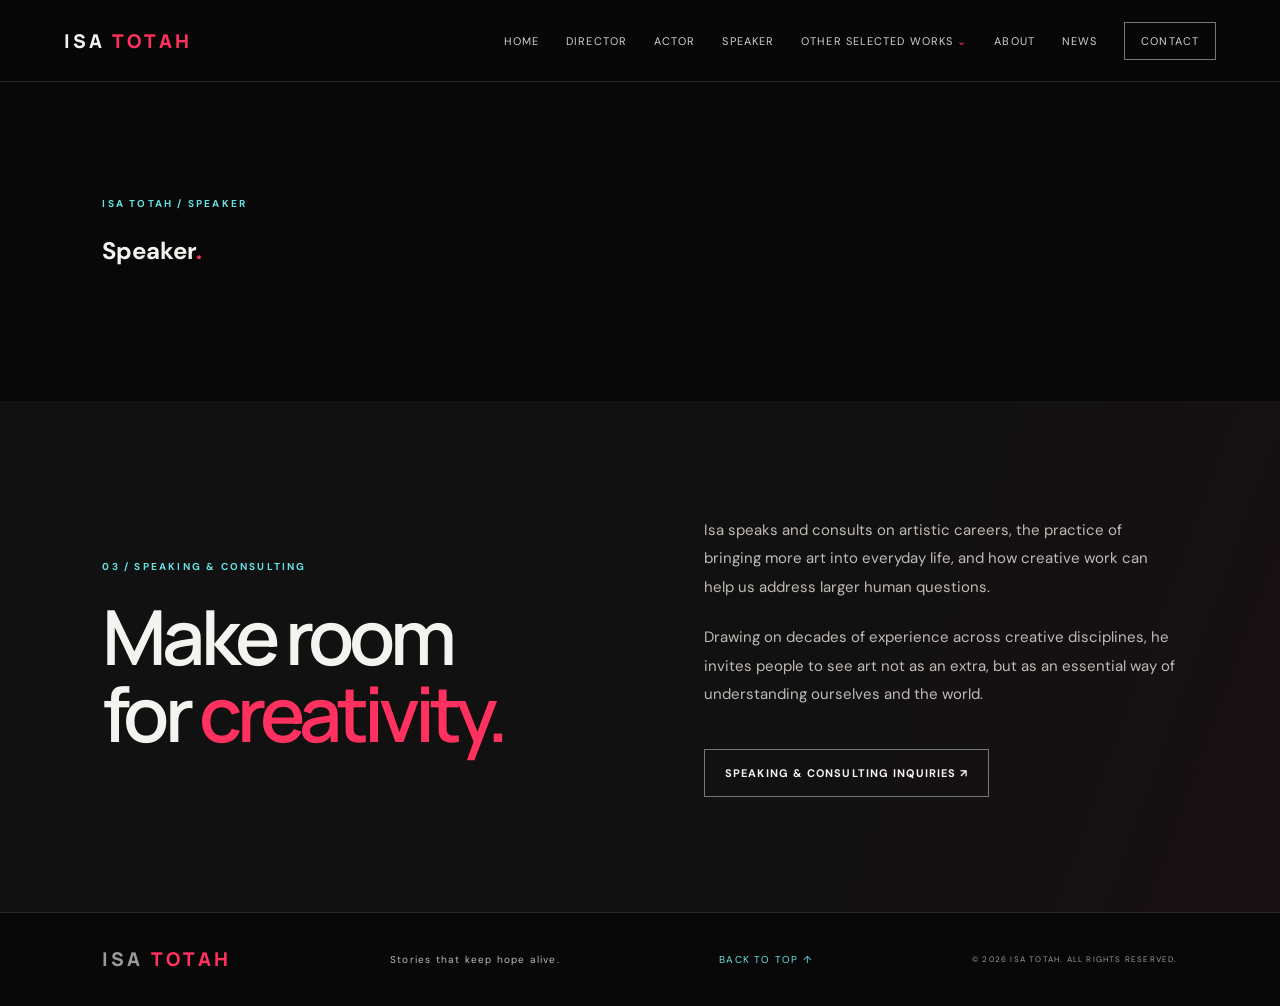
<file: speaker.html>
<!doctype html>
<html lang="en"><head><meta charset="utf-8"><meta name="viewport" content="width=device-width,initial-scale=1">
<meta name="description" content="Speaking and consulting on artistic careers, creativity, and the role of aesthetics in life."><meta name="theme-color" content="#080808"><title>Speaker | Isa Totah</title>
<link rel="preconnect" href="https://fonts.googleapis.com"><link rel="preconnect" href="https://fonts.gstatic.com" crossorigin>
<link href="https://fonts.googleapis.com/css2?family=DM+Sans:wght@400;500;600;700&family=Manrope:wght@400;500;600;700;800&display=swap" rel="stylesheet">
<link rel="stylesheet" href="styles.css"></head><body id="top"><header class="topbar"><a class="wordmark" href="index.html">ISA <span>TOTAH</span></a><button class="menu-toggle" aria-label="Toggle navigation">☰</button><nav id="nav">
<a href="index.html">Home</a><a href="director.html">Director</a><a href="actor.html">Actor</a><a href="speaker.html">Speaker</a>
<div class="navdrop"><a href="art.html">Other Selected Works <i>⌄</i></a><div class="dropdown"><a href="art.html">Art</a><a href="photography.html">Photography</a><a href="writing.html">Writing</a></div></div>
<a href="about.html">About</a><a href="news.html">News</a><a class="contact-link" href="contact.html">Contact</a></nav></header><main><section class="section"><p class="eyebrow">ISA TOTAH / SPEAKER</p><h1>Speaker<span class="accent">.</span></h1></section><section class="section speaker" id="speaker"><div><p class="eyebrow">03 / SPEAKING &amp; CONSULTING</p><h2>Make room<br/>for <em>creativity.</em></h2></div><div class="speaker-copy"><p>Isa speaks and consults on artistic careers, the practice of bringing more art into everyday life, and how creative work can help us address larger human questions.</p><p>Drawing on decades of experience across creative disciplines, he invites people to see art not as an extra, but as an essential way of understanding ourselves and the world.</p><a class="btn btn-outline" href="#contact">Speaking &amp; consulting inquiries ↗</a></div></section></main>
<footer><a class="wordmark" href="index.html">ISA <span>TOTAH</span></a><p>Stories that keep hope alive.</p><a href="#top">BACK TO TOP ↑</a><small>© <span id="year"></span> ISA TOTAH. ALL RIGHTS RESERVED.</small></footer>
<script src="script.js"></script></body></html>
</file>
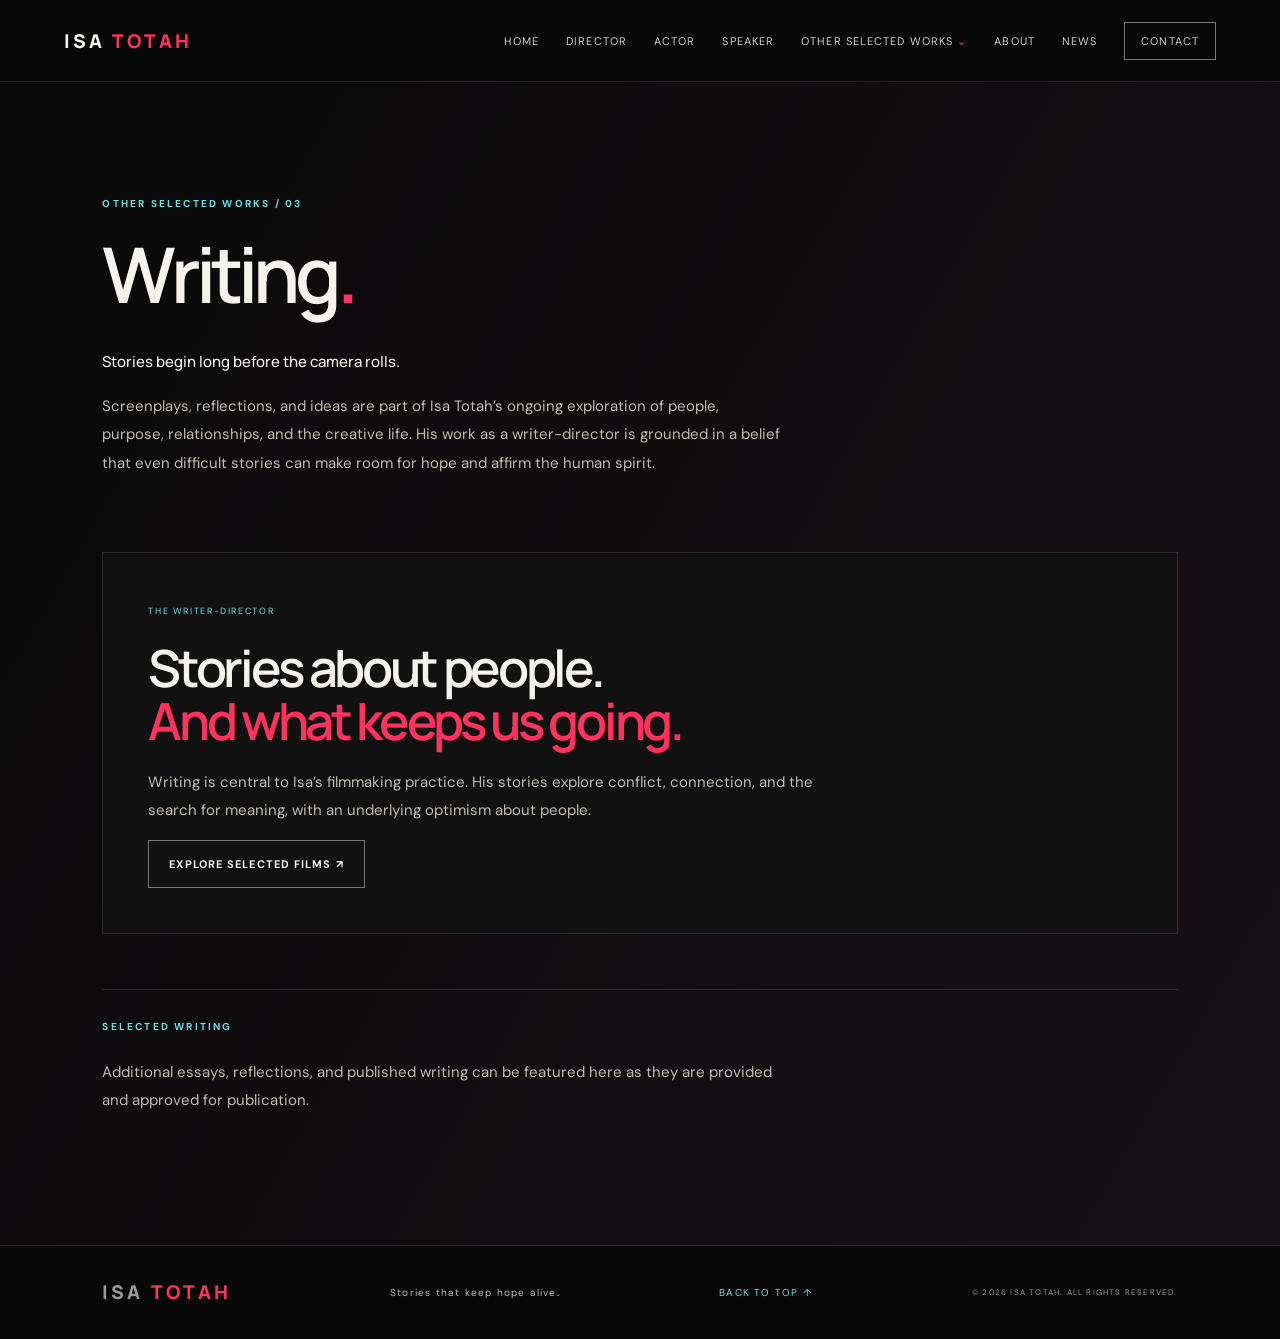
<file: writing.html>
<!doctype html><html lang="en"><head><meta charset="utf-8"><meta name="viewport" content="width=device-width,initial-scale=1"><meta name="theme-color" content="#080808"><link rel="preconnect" href="https://fonts.googleapis.com"><link rel="preconnect" href="https://fonts.gstatic.com" crossorigin><link href="https://fonts.googleapis.com/css2?family=DM+Sans:wght@400;500;600;700&family=Manrope:wght@400;500;600;700;800&display=swap" rel="stylesheet"><link rel="stylesheet" href="styles.css"></head><body id="top"><meta name="description" content="Explore writing, screenplays, reflections, and ideas from filmmaker and writer Isa Totah."><title>Writing | Isa Totah</title></head><body id="top"><header class="topbar"><a class="wordmark" href="index.html">ISA <span>TOTAH</span></a><button class="menu-toggle" aria-label="Toggle navigation">☰</button><nav id="nav"><a href="index.html">Home</a><a href="director.html">Director</a><a href="actor.html">Actor</a><a href="speaker.html">Speaker</a><div class="navdrop"><a href="art.html">Other Selected Works <i>⌄</i></a><div class="dropdown"><a href="art.html">Art</a><a href="photography.html">Photography</a><a href="writing.html">Writing</a></div></div><a href="about.html">About</a><a href="news.html">News</a><a class="contact-link" href="contact.html">Contact</a></nav></header><main><section class="section writing-page"><div class="writing-intro"><p class="eyebrow">OTHER SELECTED WORKS / 03</p><h1 class="page-title">Writing<span class="accent">.</span></h1><p class="writing-lede">Stories begin long before the camera rolls.</p><p>Screenplays, reflections, and ideas are part of Isa Totah’s ongoing exploration of people, purpose, relationships, and the creative life. His work as a writer-director is grounded in a belief that even difficult stories can make room for hope and affirm the human spirit.</p></div><div class="writing-feature"><span>THE WRITER-DIRECTOR</span><h2>Stories about people.<br><em>And what keeps us going.</em></h2><p>Writing is central to Isa’s filmmaking practice. His stories explore conflict, connection, and the search for meaning, with an underlying optimism about people.</p><a class="btn btn-outline" href="director.html">Explore selected films ↗</a></div><div class="writing-note"><p class="eyebrow">SELECTED WRITING</p><p>Additional essays, reflections, and published writing can be featured here as they are provided and approved for publication.</p></div></section></main><footer><a class="wordmark" href="index.html">ISA <span>TOTAH</span></a><p>Stories that keep hope alive.</p><a href="#top">BACK TO TOP ↑</a><small>© <span id="year"></span> ISA TOTAH. ALL RIGHTS RESERVED.</small></footer><script src="script.js"></script></body></html>
</file>
<file: styles.css>
:root{--bg:#080808;--panel:#111;--text:#f5f3ef;--muted:#a7a39e;--line:#2c2a28;--pink:#ff315e;--cyan:#66e2e5;--orange:#ff7b35}*{box-sizing:border-box}html{scroll-behavior:smooth;scroll-padding-top:90px}body{margin:0;background:var(--bg);color:var(--text);font-family:'DM Sans',sans-serif}a{color:inherit;text-decoration:none}.topbar{height:82px;padding:0 5vw;display:flex;align-items:center;justify-content:space-between;border-bottom:1px solid #252321;position:sticky;top:0;background:rgba(8,8,8,.94);backdrop-filter:blur(14px);z-index:20}.wordmark{font:800 19px Manrope,sans-serif;letter-spacing:.16em}.wordmark span{color:var(--pink)}nav{display:flex;align-items:center;gap:27px;font-size:11px;text-transform:uppercase;letter-spacing:.1em;color:#d4d0ca}nav>a,nav .navdrop>a{transition:color .2s}nav a:hover{color:var(--cyan)}.contact-link{border:1px solid #777;padding:11px 16px}.navdrop{position:relative}.navdrop i{font-style:normal;color:var(--pink)}.dropdown{display:none;position:absolute;top:25px;left:-14px;background:#151515;padding:15px 18px;min-width:150px;border:1px solid var(--line)}.dropdown a{display:block;padding:9px 0}.navdrop:hover .dropdown{display:block}.menu-toggle{display:none;background:none;border:0;color:white;font-size:24px}.hero{min-height:690px;padding:70px 8vw 55px;display:grid;grid-template-columns:1.05fr .95fr;gap:6vw;align-items:center;position:relative;overflow:hidden}.hero:before{content:'';position:absolute;width:500px;height:500px;border-radius:50%;background:radial-gradient(circle,rgba(255,49,94,.14),transparent 70%);left:-180px;top:30px}.hero-copy{position:relative;z-index:1}.eyebrow{font-size:10px;letter-spacing:.22em;color:var(--cyan);font-weight:700;text-transform:uppercase;margin:0 0 25px}.hero h1,h2{font-family:Manrope,sans-serif;letter-spacing:-.065em;font-weight:600}.hero h1{font-size:clamp(54px,7vw,100px);line-height:.99;margin:0 0 30px}.hero h1 em,h2 em{font-style:normal;color:var(--pink)}.hero-lede{font-size:16px;line-height:1.8;color:#c3bfba;max-width:480px}.hero-actions{display:flex;align-items:center;gap:28px;margin-top:38px}.btn{display:inline-flex;gap:30px;align-items:center;padding:16px 20px;font-size:11px;text-transform:uppercase;letter-spacing:.1em;font-weight:700}.btn-bright{background:var(--pink);color:#090909}.btn-outline{border:1px solid #777}.text-link{font-size:11px;text-transform:uppercase;letter-spacing:.1em;border-bottom:1px solid var(--cyan);padding-bottom:8px}.hero-image{height:560px;position:relative}.hero-image img{width:100%;height:100%;object-fit:cover;object-position:center 22%;filter:grayscale(100%)}.hero-image:after{content:'';position:absolute;inset:0;background:linear-gradient(90deg,rgba(8,8,8,.1),transparent 50%),linear-gradient(0deg,#080808 0%,transparent 30%)}.image-index{position:absolute;bottom:20px;right:20px;z-index:2;font-size:9px;letter-spacing:.18em}.hero-note{position:absolute;bottom:22px;left:8vw;font-size:9px;letter-spacing:.25em;color:#777}.intro-strip{padding:90px 8vw 110px;background:#111;text-align:center}.intro-strip p{color:var(--muted);font-size:12px;letter-spacing:.1em}.intro-strip h2{font-size:clamp(38px,5vw,65px);line-height:1.1;margin:24px 0 0}.intro-strip h2 span{color:var(--cyan)}.section{padding:115px 8vw}.section-head{display:flex;justify-content:space-between;align-items:end;gap:50px;margin-bottom:55px}.section h2,.section-head h2,.quotes h2{font-size:clamp(44px,6vw,76px);line-height:1.02;margin:0}.accent{color:var(--pink)}.section-desc{max-width:380px;color:var(--muted);line-height:1.8;font-size:14px;margin:0 0 5px}.films{background:#0a0a0a}.poster-grid{display:grid;grid-template-columns:repeat(5,1fr);gap:18px;align-items:start}.poster img{width:100%;aspect-ratio:2/3;object-fit:cover;display:block;transition:transform .4s,filter .4s;filter:saturate(.9)}.poster:hover img{transform:translateY(-8px);filter:saturate(1.15)}.poster h3{font:600 17px Manrope;margin:17px 0 4px}.poster p,.small-note{font-size:10px;letter-spacing:.08em;color:#8b8781;text-transform:uppercase}.about{display:grid;grid-template-columns:.8fr 1.2fr;gap:9vw;align-items:center}.about-photo{height:570px;overflow:hidden}.about-photo img{width:100%;height:100%;object-fit:cover;object-position:center 22%;filter:grayscale(1)}.about-copy h2{margin-bottom:32px}.about-copy p:not(.eyebrow){color:#c0bbb5;line-height:1.85;font-size:14px;margin:0 0 18px}.about-copy .text-link{display:inline-block;margin-top:20px}.quotes{padding:75px 8vw;background:#151515}.quote-grid{display:grid;grid-template-columns:repeat(3,1fr);gap:35px}.quote-grid blockquote,.testimonial-grid blockquote{margin:0;font:500 clamp(18px,2vw,25px)/1.5 Manrope;letter-spacing:-.03em}.quote-grid cite,.testimonial-grid cite{display:block;font:11px 'DM Sans';color:var(--cyan);margin-top:22px;letter-spacing:.08em}.speaker{display:grid;grid-template-columns:1fr 1fr;gap:10vw;align-items:center;background:linear-gradient(110deg,#111 0%,#111 60%,#181014 100%)}.speaker-copy p,.actor p,.writing p,.news>p:not(.eyebrow),.contact>div>p:not(.eyebrow){color:#c0bbb5;line-height:1.9;font-size:15px;margin:0 0 22px}.speaker-copy .btn{margin-top:18px}.selected{padding-bottom:70px}.selected-links{border-top:1px solid var(--line)}.selected-links a{display:grid;grid-template-columns:70px 1fr 40px;align-items:center;padding:24px 4px;border-bottom:1px solid var(--line)}.selected-links span{color:var(--pink);font-size:11px}.selected-links strong{font:600 24px Manrope}.selected-links b{font-size:22px;color:var(--cyan);text-align:right}.art-gallery{background:#101010}.art-grid{display:grid;grid-template-columns:1.15fr .85fr;gap:35px;align-items:start}.art-grid figure{margin:0}.art-grid figure img{width:100%;height:390px;object-fit:cover;display:block}.art-grid .art-large img{height:650px}.art-grid .art-wide{grid-column:span 2}.art-grid .art-wide img{height:520px}.art-grid figcaption{padding:12px 0 0;font-size:9px;color:#8e8982;letter-spacing:.16em;text-transform:uppercase}.photography{background:#080808}.photo-grid{display:grid;grid-template-columns:repeat(3,1fr);gap:12px}.photo-grid img{width:100%;height:290px;object-fit:cover;display:block;filter:saturate(.85);transition:filter .3s}.photo-grid img:hover{filter:saturate(1.2)}.actor{background:#141414;max-width:none}.actor h2{margin-bottom:28px}.actor>p:last-child{max-width:700px}.writing{display:flex;justify-content:space-between;gap:40px;align-items:center}.writing>p{max-width:430px}.news{background:#111}.news>p:not(.eyebrow){max-width:520px}.news-placeholder{margin-top:45px;padding:28px;border:1px solid var(--line);display:flex;justify-content:space-between;color:#eee;font-size:11px;letter-spacing:.15em}.news-placeholder span{color:var(--pink)}.testimonials{padding:75px 8vw;background:#171717}.testimonial-grid{display:grid;grid-template-columns:1fr 1fr;gap:60px}.testimonial-grid blockquote{font-size:20px;color:#c9c4bd}.testimonial-grid small{display:block;color:#777;font-size:9px;margin-top:5px}.contact{display:grid;grid-template-columns:1fr 1fr;gap:9vw;background:linear-gradient(110deg,#090909,#171015)}.contact h2{margin-bottom:30px}.contact-options{border-top:1px solid var(--line)}.contact-options>a{display:grid;grid-template-columns:1fr 1fr 25px;align-items:center;padding:22px 0;border-bottom:1px solid var(--line)}.contact-options span{font-size:9px;letter-spacing:.12em;color:#8d8882}.contact-options strong{font:600 16px Manrope}.contact-options b{color:var(--cyan);font-size:20px}footer{padding:30px 8vw;display:flex;align-items:center;justify-content:space-between;border-top:1px solid var(--line);color:#999;font-size:10px;letter-spacing:.12em}footer p{color:#bbb}footer small{font-size:8px}footer>a:last-of-type{color:var(--cyan)}@media(max-width:950px){nav{gap:13px;font-size:9px}.hero{padding-left:6vw;padding-right:6vw;gap:4vw}.hero-image{height:480px}.section{padding:85px 6vw}.poster-grid{grid-template-columns:repeat(3,1fr)}.about{gap:5vw}.about-photo{height:480px}}@media(max-width:700px){.topbar{height:70px}.menu-toggle{display:block}nav{display:none;position:absolute;top:70px;left:0;right:0;background:#0b0b0b;padding:25px 7vw;flex-direction:column;align-items:flex-start;border-bottom:1px solid var(--line)}nav.open{display:flex}.dropdown{position:static;display:block;border:0;padding:5px 15px}.hero{grid-template-columns:1fr;padding:65px 7vw 65px;gap:35px}.hero h1{font-size:62px}.hero-image{height:470px;max-width:480px}.hero-note{left:7vw}.section{padding:75px 7vw}.section-head{display:block}.section-desc{margin-top:25px}.poster-grid{grid-template-columns:repeat(2,1fr);gap:22px}.about,.speaker,.contact{grid-template-columns:1fr;gap:45px}.about-photo{height:450px;max-width:450px}.quote-grid,.testimonial-grid{grid-template-columns:1fr;gap:35px}.art-grid{grid-template-columns:1fr;gap:28px}.art-grid figure img,.art-grid .art-large img,.art-grid .art-wide img{height:auto;max-height:620px;object-fit:cover}.art-grid .art-wide{grid-column:auto}.photo-grid{grid-template-columns:repeat(2,1fr)}.photo-grid img{height:210px}.writing{display:block}.writing>p{margin-top:25px}.news-placeholder{display:block;line-height:2}.news-placeholder span{display:block}footer{padding:28px 7vw;flex-wrap:wrap;gap:16px}footer small{width:100%}}@media(prefers-reduced-motion:reduce){html{scroll-behavior:auto}*{transition:none!important}}

.page-title{font:600 clamp(48px,6vw,78px)/1.02 Manrope,sans-serif;letter-spacing:-.065em;margin:0}.page-title em{font-style:normal;color:var(--pink)}.photo-grid-large{grid-template-columns:repeat(2,1fr);gap:18px}.photo-grid-large img{height:clamp(280px,38vw,520px)}.writing-page{min-height:75vh;background:linear-gradient(120deg,#090909,#171015)}.writing-intro{max-width:850px}.writing-intro>p:not(.eyebrow),.writing-feature p,.writing-note p:not(.eyebrow){max-width:680px;color:#c0bbb5;line-height:1.9;font-size:15px}.writing-lede{font:500 clamp(24px,3vw,36px)/1.35 Manrope;color:#f5f3ef!important;margin:35px 0 15px}.writing-feature{margin:75px 0 0;padding:45px;border:1px solid var(--line);background:#111}.writing-feature>span{font-size:9px;letter-spacing:.18em;color:var(--cyan)}.writing-feature h2{font-size:clamp(34px,4vw,52px);margin:22px 0}.writing-note{margin-top:55px;padding-top:30px;border-top:1px solid var(--line)}.dropdown{z-index:25}.navdrop:hover .dropdown,.navdrop:focus-within .dropdown{display:block}@media(max-width:700px){.photo-grid-large{grid-template-columns:1fr}.photo-grid-large img{height:auto;max-height:620px}.writing-feature{padding:25px}}
</file>
